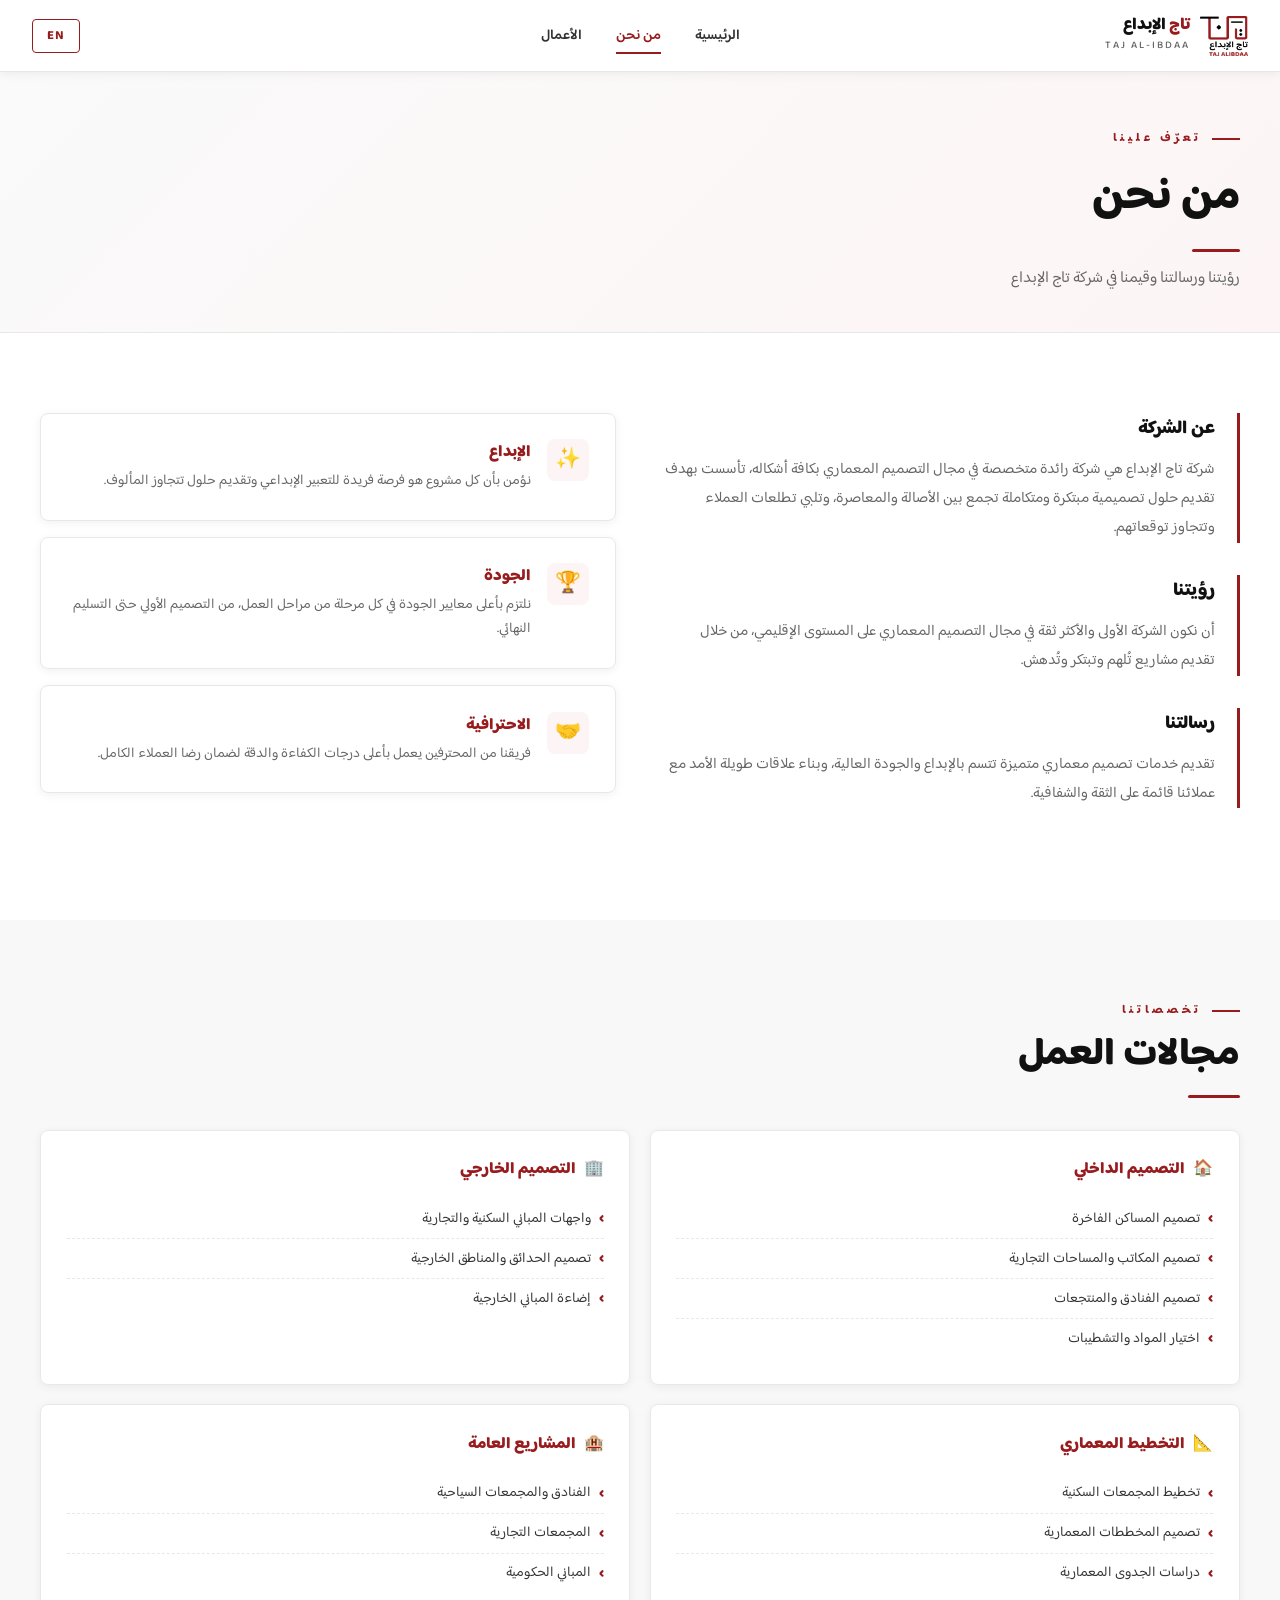
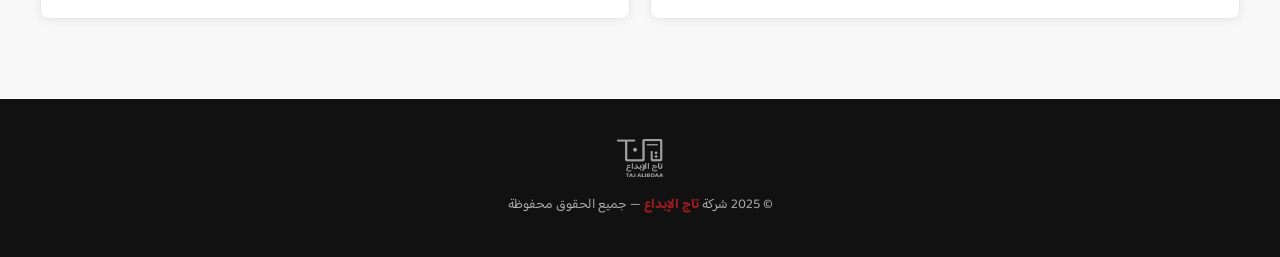
<file: about.html>
<!DOCTYPE html>
<html lang="ar" dir="rtl">
<head>
<meta charset="UTF-8"><meta name="viewport" content="width=device-width,initial-scale=1.0">
<title>من نحن | تاج الإبداع</title>
<link rel="stylesheet" href="style.css">
<link rel="icon" type="image/png" href="[data-uri]">
<style>
.about-grid{display:grid;grid-template-columns:1fr 1fr;gap:3rem;align-items:start}
.about-block{padding-right:1.4rem;border-right:3px solid var(--red);margin-bottom:2rem}
html[dir="ltr"] .about-block{padding-right:0;padding-left:1.4rem;border-right:none;border-left:3px solid var(--red)}
.about-block h3{font-size:1.15rem;font-weight:800;margin-bottom:0.7rem;text-transform:uppercase;color:var(--black)}
.about-block p{font-size:0.95rem;line-height:1.9;color:var(--gray-mid)}
.value-card{background:white;border:1px solid var(--gray-border);border-radius:8px;padding:1.6rem;margin-bottom:1rem;box-shadow:var(--shadow-sm);transition:var(--transition);display:flex;gap:1rem;align-items:flex-start}
.value-card:hover{box-shadow:var(--shadow-md);transform:translateX(-3px)}
html[dir="ltr"] .value-card:hover{transform:translateX(3px)}
.value-icon{width:42px;height:42px;background:var(--red-pale);border-radius:8px;display:flex;align-items:center;justify-content:center;font-size:1.3rem;flex-shrink:0}
.value-body h4{font-size:1rem;font-weight:800;color:var(--red);margin-bottom:4px}
.value-body p{font-size:0.88rem;line-height:1.7;color:var(--gray-mid)}
.srv-detail-grid{display:grid;grid-template-columns:repeat(2,1fr);gap:1.2rem;margin-top:2rem}
.sd-card{background:white;border:1px solid var(--gray-border);border-radius:8px;padding:1.6rem;box-shadow:var(--shadow-sm);transition:var(--transition)}
.sd-card:hover{box-shadow:var(--shadow-md);transform:translateY(-3px)}
.sd-card h3{font-size:1rem;font-weight:800;color:var(--red);margin-bottom:1rem;display:flex;align-items:center;gap:8px}
.sd-card ul{list-style:none;padding:0}
.sd-card li{padding:6px 0;border-bottom:1px dashed var(--gray-border);font-size:0.88rem;color:var(--gray-dark);display:flex;align-items:center;gap:8px}
.sd-card li:last-child{border-bottom:none}
.sd-card li::before{content:'›';color:var(--red);font-weight:800;font-size:1rem}
@media(max-width:900px){.about-grid,.srv-detail-grid{grid-template-columns:1fr}}
</style>
</head>
<body>
<nav>
  <div class="nav-inner">
    <a href="index.html" class="nav-logo">
      <img src="[data-uri]" alt="تاج الإبداع">
      <div>
        <div class="nav-logo-text"><span class="red">تاج</span> الإبداع</div>
        <span class="nav-logo-sub">TAJ AL-IBDAA</span>
      </div>
    </a>
    <ul class="nav-center" id="navLinks">
      <li><a href="index.html" data-ar="الرئيسية" data-en="Home">الرئيسية</a></li>
      <li><a href="about.html" class="active" data-ar="من نحن" data-en="About Us">من نحن</a></li>
      <li><a href="projects.html" data-ar="الأعمال" data-en="Projects">الأعمال</a></li>
    </ul>
    <div class="nav-right">
      <button class="lang-btn" onclick="toggleLang()" id="langBtn">EN</button>
      <div class="hamburger" onclick="toggleMenu()"><span></span><span></span><span></span></div>
    </div>
  </div>
</nav>

<div class="page-header">
  <div class="container">
    <div class="section-eyebrow anim-up" data-ar="تعرّف علينا" data-en="Get to Know Us">تعرّف علينا</div>
    <h1 class="anim-up d1" data-ar="من نحن" data-en="About Us">من نحن</h1>
    <div class="ph-line"></div>
    <p class="anim-up d2" data-ar="رؤيتنا ورسالتنا وقيمنا في شركة تاج الإبداع" data-en="Our vision, mission and values at TAJ AL-IBDAA">رؤيتنا ورسالتنا وقيمنا في شركة تاج الإبداع</p>
  </div>
</div>

<section class="section">
  <div class="container">
    <div class="about-grid">
      <div>
        <div class="about-block anim-up d1">
          <h3 data-ar="عن الشركة" data-en="About the Company">عن الشركة</h3>
          <p data-ar="شركة تاج الإبداع هي شركة رائدة متخصصة في مجال التصميم المعماري بكافة أشكاله، تأسست بهدف تقديم حلول تصميمية مبتكرة ومتكاملة تجمع بين الأصالة والمعاصرة، وتلبي تطلعات العملاء وتتجاوز توقعاتهم." data-en="TAJ AL-IBDAA is a leading company specializing in all forms of architectural design, founded to provide innovative and integrated design solutions that combine authenticity and modernity.">شركة تاج الإبداع هي شركة رائدة متخصصة في مجال التصميم المعماري بكافة أشكاله، تأسست بهدف تقديم حلول تصميمية مبتكرة ومتكاملة تجمع بين الأصالة والمعاصرة.</p>
        </div>
        <div class="about-block anim-up d2">
          <h3 data-ar="رؤيتنا" data-en="Our Vision">رؤيتنا</h3>
          <p data-ar="أن نكون الشركة الأولى والأكثر ثقة في مجال التصميم المعماري على المستوى الإقليمي، من خلال تقديم مشاريع تُلهم وتبتكر وتُدهش." data-en="To be the first and most trusted architectural design firm at the regional level, delivering projects that inspire, innovate and amaze.">أن نكون الشركة الأولى والأكثر ثقة في مجال التصميم المعماري على المستوى الإقليمي.</p>
        </div>
        <div class="about-block anim-up d3">
          <h3 data-ar="رسالتنا" data-en="Our Mission">رسالتنا</h3>
          <p data-ar="تقديم خدمات تصميم معماري متميزة تتسم بالإبداع والجودة العالية، وبناء علاقات طويلة الأمد مع عملائنا قائمة على الثقة والشفافية." data-en="Providing distinguished architectural design services characterized by creativity and high quality, building long-term client relationships based on trust and transparency.">تقديم خدمات تصميم معماري متميزة تتسم بالإبداع والجودة العالية، وبناء علاقات طويلة الأمد مع عملائنا.</p>
        </div>
      </div>
      <div>
        <div class="value-card anim-up d2"><div class="value-icon">✨</div><div class="value-body"><h4 data-ar="الإبداع" data-en="Creativity">الإبداع</h4><p data-ar="نؤمن بأن كل مشروع هو فرصة فريدة للتعبير الإبداعي وتقديم حلول تتجاوز المألوف." data-en="We believe every project is a unique opportunity for creative expression.">نؤمن بأن كل مشروع هو فرصة فريدة للتعبير الإبداعي وتقديم حلول تتجاوز المألوف.</p></div></div>
        <div class="value-card anim-up d3"><div class="value-icon">🏆</div><div class="value-body"><h4 data-ar="الجودة" data-en="Quality">الجودة</h4><p data-ar="نلتزم بأعلى معايير الجودة في كل مرحلة من مراحل العمل، من التصميم الأولي حتى التسليم النهائي." data-en="We commit to the highest quality standards at every stage, from initial design to final delivery.">نلتزم بأعلى معايير الجودة في كل مرحلة من مراحل العمل.</p></div></div>
        <div class="value-card anim-up d4"><div class="value-icon">🤝</div><div class="value-body"><h4 data-ar="الاحترافية" data-en="Professionalism">الاحترافية</h4><p data-ar="فريقنا من المحترفين يعمل بأعلى درجات الكفاءة والدقة لضمان رضا العملاء الكامل." data-en="Our professional team works with the highest efficiency and precision to ensure client satisfaction.">فريقنا من المحترفين يعمل بأعلى درجات الكفاءة والدقة لضمان رضا العملاء الكامل.</p></div></div>
      </div>
    </div>
  </div>
</section>

<section class="section" style="background:var(--gray-light)">
  <div class="container">
    <div class="section-eyebrow anim-up" data-ar="تخصصاتنا" data-en="Our Specialties">تخصصاتنا</div>
    <div class="section-title anim-up d1" data-ar="مجالات العمل" data-en="Fields of Work">مجالات العمل</div>
    <div class="divider-line"></div>
    <div class="srv-detail-grid">
      <div class="sd-card anim-up d2"><h3>🏠 <span data-ar="التصميم الداخلي" data-en="Interior Design">التصميم الداخلي</span></h3><ul><li data-ar="تصميم المساكن الفاخرة" data-en="Luxury residential design">تصميم المساكن الفاخرة</li><li data-ar="تصميم المكاتب والمساحات التجارية" data-en="Office & commercial spaces">تصميم المكاتب والمساحات التجارية</li><li data-ar="تصميم الفنادق والمنتجعات" data-en="Hotels & resorts">تصميم الفنادق والمنتجعات</li><li data-ar="اختيار المواد والتشطيبات" data-en="Materials & finishes">اختيار المواد والتشطيبات</li></ul></div>
      <div class="sd-card anim-up d3"><h3>🏢 <span data-ar="التصميم الخارجي" data-en="Exterior Design">التصميم الخارجي</span></h3><ul><li data-ar="واجهات المباني السكنية والتجارية" data-en="Residential & commercial facades">واجهات المباني</li><li data-ar="تصميم الحدائق والمناطق الخارجية" data-en="Gardens & outdoor areas">الحدائق والمناطق الخارجية</li><li data-ar="إضاءة المباني الخارجية" data-en="Exterior lighting">إضاءة المباني الخارجية</li></ul></div>
      <div class="sd-card anim-up d4"><h3>📐 <span data-ar="التخطيط المعماري" data-en="Architectural Planning">التخطيط المعماري</span></h3><ul><li data-ar="تخطيط المجمعات السكنية" data-en="Residential complex planning">تخطيط المجمعات السكنية</li><li data-ar="تصميم المخططات المعمارية" data-en="Blueprint design">تصميم المخططات المعمارية</li><li data-ar="دراسات الجدوى المعمارية" data-en="Architectural feasibility studies">دراسات الجدوى المعمارية</li></ul></div>
      <div class="sd-card anim-up d5"><h3>🏨 <span data-ar="المشاريع العامة" data-en="General Projects">المشاريع العامة</span></h3><ul><li data-ar="الفنادق والمجمعات السياحية" data-en="Hotels & tourist complexes">الفنادق والمجمعات السياحية</li><li data-ar="المجمعات التجارية" data-en="Commercial complexes">المجمعات التجارية</li><li data-ar="المباني الحكومية" data-en="Government buildings">المباني الحكومية</li></ul></div>
    </div>
  </div>
</section>

<footer><div class="footer-inner"><div class="footer-logo"><img src="[data-uri]" alt="تاج الإبداع"></div><p>© 2025 شركة <span>تاج الإبداع</span> — جميع الحقوق محفوظة</p></div></footer>

<script>
let lang = localStorage.getItem('taj_lang') || 'ar';
function applyLang() { document.documentElement.lang=lang; document.documentElement.dir=lang==='ar'?'rtl':'ltr'; document.getElementById('langBtn').textContent=lang==='ar'?'EN':'ع'; document.querySelectorAll('[data-ar]').forEach(el=>{ el.innerHTML=lang==='ar'?el.dataset.ar:el.dataset.en; }); }
window.toggleLang = () => { lang=lang==='ar'?'en':'ar'; localStorage.setItem('taj_lang',lang); applyLang(); };
window.toggleMenu = () => document.getElementById('navLinks').classList.toggle('open');
applyLang();
const obs = new IntersectionObserver(e=>e.forEach(x=>{if(x.isIntersecting){x.target.style.animationPlayState='running'}}),{threshold:0.1});
document.querySelectorAll('.anim-up,.anim-in').forEach(el=>{el.style.animationPlayState='paused';obs.observe(el);});
</script>
</body>
</html>
</file>
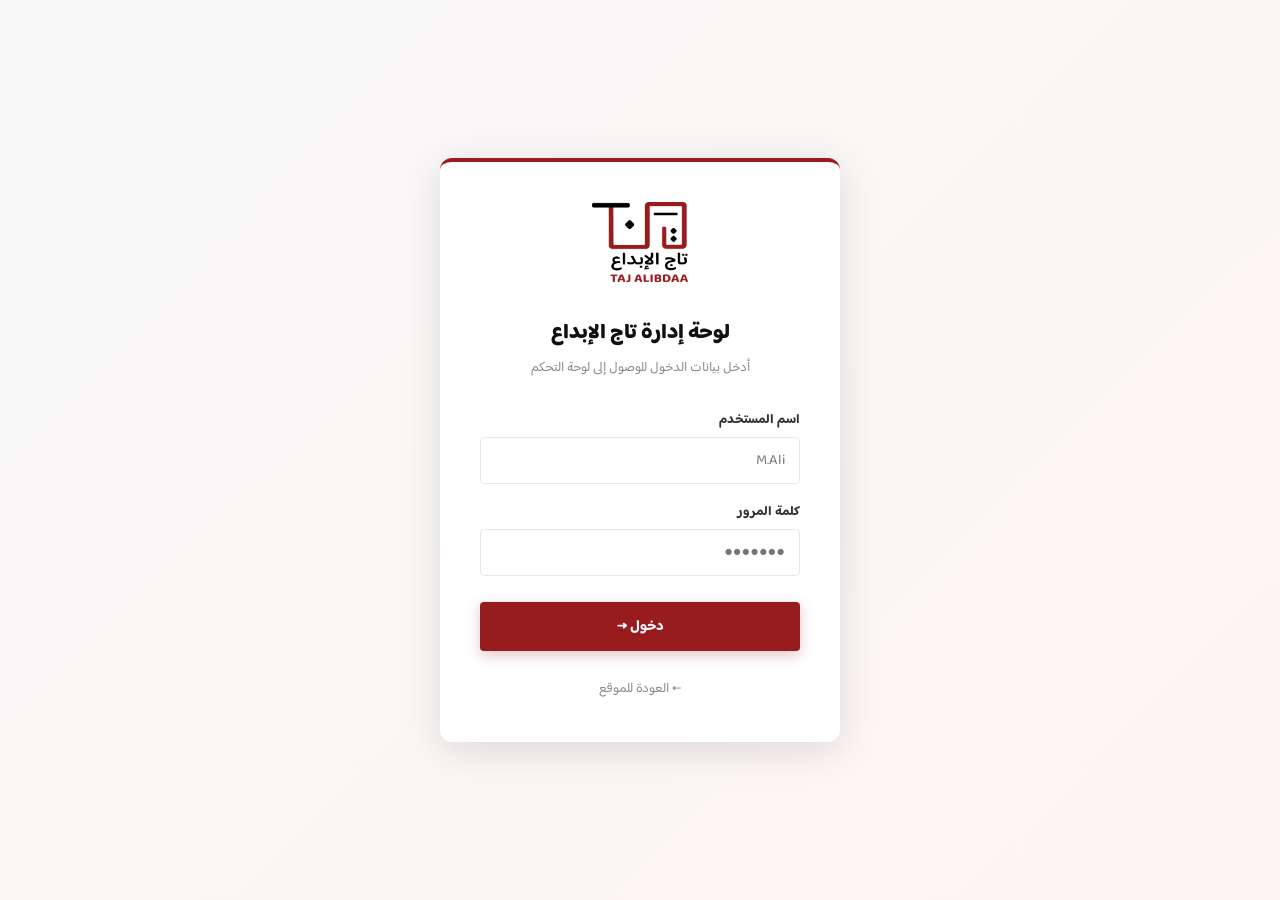
<file: admin.html>
<!DOCTYPE html>
<html lang="ar" dir="rtl">
<head>
<meta charset="UTF-8">
<meta name="viewport" content="width=device-width,initial-scale=1.0">
<title>دخول الإدارة | تاج الإبداع</title>
<link rel="stylesheet" href="style.css">
<link rel="icon" type="image/png" href="[data-uri]">
<style>
body{background:linear-gradient(135deg,#f8f8f8,#fdf5f5);min-height:100vh;display:flex;align-items:center;justify-content:center}
.login-card{background:white;border-radius:12px;box-shadow:0 8px 40px rgba(0,0,0,0.12);padding:2.5rem;max-width:400px;width:100%;border-top:4px solid #981B1E;animation:scaleIn .35s ease}
.login-logo{text-align:center;margin-bottom:1.5rem}
.login-logo img{height:80px;object-fit:contain}
.login-title{font-size:1.3rem;font-weight:800;text-align:center;color:#111;margin-bottom:.3rem}
.login-sub{text-align:center;color:#888;font-size:.85rem;margin-bottom:1.8rem}
.err-box{background:#fee2e2;border:1px solid #fca5a5;border-radius:6px;padding:10px 14px;font-size:.85rem;font-weight:700;color:#991b1b;margin-bottom:1rem;display:none;text-align:center}
.ok-box{background:#d1fae5;border:1px solid #6ee7b7;border-radius:6px;padding:10px 14px;font-size:.85rem;font-weight:700;color:#065f46;margin-bottom:1rem;display:none;text-align:center}
</style>
</head>
<body>
<div class="login-card">
  <div class="login-logo">
    <img src="[data-uri]" alt="تاج الإبداع">
  </div>
  <div class="login-title">لوحة إدارة تاج الإبداع</div>
  <div class="login-sub">أدخل بيانات الدخول للوصول إلى لوحة التحكم</div>
  <div class="err-box" id="errBox"></div>
  <div class="ok-box"  id="okBox"></div>
  <div class="form-group">
    <label class="form-label">اسم المستخدم</label>
    <input class="form-input" id="uname" placeholder="M.Ali" autocomplete="username"
      onkeydown="if(event.key==='Enter') document.getElementById('upass').focus()">
  </div>
  <div class="form-group">
    <label class="form-label">كلمة المرور</label>
    <input type="password" class="form-input" id="upass" placeholder="●●●●●●●"
      autocomplete="current-password" onkeydown="if(event.key==='Enter') doLogin()">
  </div>
  <button class="btn btn-primary" style="width:100%;justify-content:center;margin-top:.5rem" onclick="doLogin()">
    دخول →
  </button>
  <div style="text-align:center;margin-top:1.5rem">
    <a href="index.html" style="color:#888;font-size:.85rem;text-decoration:none">← العودة للموقع</a>
  </div>
</div>
<script>
if(sessionStorage.getItem('taj_admin')==='1') window.location.href='admin-dashboard.html';
const USERS = {
  'M.Ali':          {name:'علي محمد',         initials:'MA'},
  'E-Abdullah':     {name:'عبدالله علي',       initials:'EA'},
  'F-Abdulrahman':  {name:'عبدالرحمن علي',    initials:'FA'}
};
const PASS = 'Taj1985';
function doLogin(){
  const u = document.getElementById('uname').value.trim();
  const p = document.getElementById('upass').value;
  const err = document.getElementById('errBox');
  const ok  = document.getElementById('okBox');
  err.style.display='none';
  if(!u){ err.textContent='الرجاء إدخال اسم المستخدم'; err.style.display='block'; return; }
  if(!USERS[u]){ err.textContent='اسم المستخدم غير موجود في النظام'; err.style.display='block'; return; }
  if(p!==PASS){ err.textContent='كلمة المرور غير صحيحة'; err.style.display='block'; document.getElementById('upass').value=''; return; }
  const usr = USERS[u];
  sessionStorage.setItem('taj_admin','1');
  sessionStorage.setItem('taj_user', u);
  sessionStorage.setItem('taj_name', usr.name);
  sessionStorage.setItem('taj_initials', usr.initials);
  // سجل الدخول
  const logs = JSON.parse(localStorage.getItem('taj_login_logs')||'[]');
  logs.unshift({user:u, name:usr.name, time:new Date().toISOString()});
  if(logs.length>200) logs.splice(200);
  localStorage.setItem('taj_login_logs', JSON.stringify(logs));
  ok.textContent='مرحباً ' + usr.name + '! جاري التحويل...';
  ok.style.display='block';
  setTimeout(()=>window.location.href='admin-dashboard.html', 800);
}
</script>
</body>
</html>
</file>
<file: style.css>
@import url('https://fonts.googleapis.com/css2?family=Baloo+Bhaijaan+2:wght@400;500;600;700;800&display=swap');

:root {
  --red: #981B1E;
  --red-dark: #6B1214;
  --red-light: #c02428;
  --red-pale: #fdf5f5;
  --black: #111111;
  --white: #FFFFFF;
  --gray-dark: #333333;
  --gray-mid: #666666;
  --gray-light: #f8f8f8;
  --gray-border: #e8e8e8;
  --font: 'Baloo Bhaijaan 2', sans-serif;
  --shadow-sm: 0 2px 10px rgba(0,0,0,0.06);
  --shadow-md: 0 6px 24px rgba(0,0,0,0.10);
  --shadow-lg: 0 12px 48px rgba(0,0,0,0.14);
  --transition: all 0.35s cubic-bezier(0.4,0,0.2,1);
}

*, *::before, *::after { margin:0; padding:0; box-sizing:border-box; }
html, body { font-family:var(--font); color:var(--black); background:var(--white); overflow-x:hidden; }
html[dir="rtl"] body { direction:rtl; }

/* ANIMATIONS */
@keyframes fadeInUp { from{opacity:0;transform:translateY(28px)} to{opacity:1;transform:translateY(0)} }
@keyframes fadeIn   { from{opacity:0} to{opacity:1} }
@keyframes scaleIn  { from{opacity:0;transform:scale(0.94)} to{opacity:1;transform:scale(1)} }
@keyframes lineGrow { from{width:0} to{width:52px} }
@keyframes float    { 0%,100%{transform:translateY(0)} 50%{transform:translateY(-10px)} }

.anim-up  { animation:fadeInUp 0.7s ease both; }
.anim-in  { animation:fadeIn 0.6s ease both; }
.d1{animation-delay:.1s} .d2{animation-delay:.2s} .d3{animation-delay:.3s}
.d4{animation-delay:.4s} .d5{animation-delay:.5s} .d6{animation-delay:.6s}

/* NAV */
nav {
  background:rgba(255,255,255,0.97);
  backdrop-filter:blur(16px);
  border-bottom:1px solid var(--gray-border);
  height:72px;
  position:sticky; top:0; z-index:1000;
  box-shadow:var(--shadow-sm);
  transition:var(--transition);
}
.nav-inner {
  max-width:1280px; margin:0 auto;
  height:100%; padding:0 2rem;
  display:grid;
  grid-template-columns:1fr auto 1fr;
  align-items:center;
  gap:1rem;
}
.nav-logo { display:flex; align-items:center; gap:10px; text-decoration:none; }
.nav-logo img { height:40px; width:auto; }
.nav-logo-text { font-size:1.05rem; font-weight:800; color:var(--black); line-height:1.2; }
.nav-logo-text .red { color:var(--red); }
.nav-logo-sub { font-size:0.65rem; color:var(--gray-mid); letter-spacing:2px; display:block; font-weight:500; }
.nav-center { display:flex; align-items:center; gap:2px; list-style:none; justify-content:center; }
.nav-center a {
  color:var(--gray-dark); text-decoration:none;
  font-size:0.88rem; font-weight:600;
  padding:6px 16px; border-radius:4px;
  position:relative; transition:var(--transition);
}
.nav-center a::after {
  content:''; position:absolute; bottom:0; left:16px; right:16px;
  height:2px; background:var(--red);
  transform:scaleX(0); transition:transform 0.3s ease; transform-origin:center;
}
.nav-center a:hover { color:var(--red); }
.nav-center a:hover::after, .nav-center a.active::after { transform:scaleX(1); }
.nav-center a.active { color:var(--red); }
.nav-right { display:flex; align-items:center; gap:10px; justify-content:flex-end; }
.lang-btn {
  background:transparent; color:var(--red);
  border:1.5px solid var(--red); border-radius:4px;
  padding:5px 14px; font-weight:700; cursor:pointer;
  font-family:var(--font); font-size:0.8rem;
  letter-spacing:1px; transition:var(--transition);
}
.lang-btn:hover { background:var(--red); color:white; }
.hamburger { display:none; flex-direction:column; gap:5px; cursor:pointer; }
.hamburger span { width:22px; height:2px; background:var(--black); display:block; transition:var(--transition); border-radius:2px; }

/* BUTTONS */
.btn { display:inline-flex; align-items:center; gap:8px; padding:12px 28px; font-family:var(--font); font-weight:700; font-size:0.9rem; border-radius:4px; cursor:pointer; text-decoration:none; transition:var(--transition); border:none; }
.btn-primary { background:var(--red); color:white; box-shadow:0 4px 14px rgba(152,27,30,0.25); }
.btn-primary:hover { background:var(--red-dark); transform:translateY(-2px); box-shadow:0 8px 22px rgba(152,27,30,0.35); }
.btn-outline { background:transparent; color:var(--red); border:1.5px solid var(--red); }
.btn-outline:hover { background:var(--red); color:white; transform:translateY(-2px); }
.btn-white { background:white; color:var(--red); box-shadow:var(--shadow-sm); }
.btn-white:hover { box-shadow:var(--shadow-md); transform:translateY(-2px); }
.btn-sm { padding:7px 18px; font-size:0.8rem; }
.btn-ghost { background:transparent; color:var(--gray-dark); border:1.5px solid var(--gray-border); }
.btn-ghost:hover { border-color:var(--red); color:var(--red); }

/* FORM */
.form-input { width:100%; border:1.5px solid var(--gray-border); border-radius:4px; padding:10px 14px; font-family:var(--font); font-size:0.9rem; color:var(--black); background:white; transition:var(--transition); outline:none; }
.form-input:focus { border-color:var(--red); box-shadow:0 0 0 3px rgba(152,27,30,0.08); }
.form-select { width:100%; border:1.5px solid var(--gray-border); border-radius:4px; padding:10px 14px; font-family:var(--font); font-size:0.9rem; background:white; cursor:pointer; outline:none; transition:var(--transition); }
.form-select:focus { border-color:var(--red); }
.form-label { display:block; font-weight:700; font-size:0.82rem; margin-bottom:6px; color:var(--gray-dark); }
.form-group { margin-bottom:1.1rem; }

/* CARDS */
.card { background:white; border:1px solid var(--gray-border); border-radius:6px; padding:1.6rem; box-shadow:var(--shadow-sm); transition:var(--transition); }
.card:hover { box-shadow:var(--shadow-md); transform:translateY(-3px); }
.card-accent { border-top:3px solid var(--red); }

/* SECTION */
.section { padding:5rem 2rem; }
.container { max-width:1200px; margin:0 auto; }
.section-eyebrow { font-size:0.75rem; font-weight:700; letter-spacing:4px; text-transform:uppercase; color:var(--red); margin-bottom:0.7rem; display:flex; align-items:center; gap:10px; }
.section-eyebrow::before { content:''; width:28px; height:2px; background:var(--red); flex-shrink:0; }
.section-title { font-size:clamp(1.8rem,3vw,2.6rem); font-weight:800; color:var(--black); line-height:1.2; margin-bottom:0.8rem; }
.section-desc { font-size:0.98rem; color:var(--gray-mid); line-height:1.9; max-width:580px; }
.divider-line { width:52px; height:3px; background:var(--red); margin:1rem 0 1.8rem; border-radius:2px; animation:lineGrow 0.8s ease forwards; }

/* PAGE HEADER */
.page-header { background:linear-gradient(135deg,#fafafa 0%,var(--red-pale) 100%); border-bottom:1px solid var(--gray-border); padding:3.5rem 2rem 2.5rem; }
.page-header h1 { font-size:clamp(1.8rem,4vw,2.8rem); font-weight:800; color:var(--black); margin-bottom:0.4rem; }
.page-header p { color:var(--gray-mid); font-size:1rem; }
.ph-line { width:48px; height:3px; background:var(--red); margin:0.8rem 0; border-radius:2px; }

/* TABLE */
.table-wrap { overflow-x:auto; border:1px solid var(--gray-border); border-radius:6px; box-shadow:var(--shadow-sm); background:white; }
.data-table { width:100%; border-collapse:collapse; }
.data-table th { background:var(--black); color:white; padding:12px 16px; text-align:right; font-size:0.82rem; font-weight:700; white-space:nowrap; }
html[dir="ltr"] .data-table th { text-align:left; }
.data-table td { padding:11px 16px; border-bottom:1px solid var(--gray-border); vertical-align:middle; font-size:0.88rem; }
.data-table tr:last-child td { border-bottom:none; }
.data-table tr:hover td { background:var(--red-pale); }

/* BADGE */
.badge { display:inline-block; padding:3px 10px; border-radius:12px; font-size:0.72rem; font-weight:700; }
.badge-success { background:#d1fae5; color:#065f46; }
.badge-warning { background:#fef3c7; color:#92400e; }
.badge-danger  { background:#fee2e2; color:#991b1b; }
.badge-info    { background:#dbeafe; color:#1e40af; }
.badge-gray    { background:#f3f4f6; color:#374151; }

/* MODAL */
.modal-overlay { display:none; position:fixed; inset:0; background:rgba(0,0,0,0.45); backdrop-filter:blur(6px); z-index:9999; align-items:center; justify-content:center; padding:1rem; }
.modal-overlay.active { display:flex; animation:fadeIn 0.2s ease; }
.modal-box { background:white; border-radius:8px; box-shadow:var(--shadow-lg); max-width:600px; width:100%; max-height:92vh; overflow-y:auto; padding:2rem; animation:scaleIn 0.25s ease; }
.modal-header { display:flex; justify-content:space-between; align-items:center; margin-bottom:1.5rem; padding-bottom:1rem; border-bottom:1px solid var(--gray-border); }
.modal-header h3 { font-size:1.15rem; font-weight:800; }
.modal-close { background:none; border:1.5px solid var(--gray-border); border-radius:4px; width:32px; height:32px; cursor:pointer; font-size:1rem; color:var(--gray-mid); transition:var(--transition); }
.modal-close:hover { background:var(--red); color:white; border-color:var(--red); }

/* TOAST */
.toast { position:fixed; bottom:2rem; left:50%; transform:translateX(-50%); background:var(--black); color:white; padding:12px 24px; border-radius:6px; font-weight:700; font-size:0.88rem; z-index:99999; opacity:0; transition:opacity 0.3s; pointer-events:none; box-shadow:var(--shadow-md); }
.toast.show { opacity:1; }
.toast.ok  { background:#065f46; }
.toast.err { background:var(--red); }

/* PROGRESS */
.progress-wrap { background:#f0f0f0; border-radius:20px; height:7px; overflow:hidden; }
.progress-fill { background:linear-gradient(90deg,var(--red),var(--red-light)); height:100%; border-radius:20px; transition:width 0.8s ease; }

/* ACTION BTN */
.action-btns { display:flex; gap:5px; flex-wrap:wrap; }
.action-btn { padding:4px 12px; border-radius:4px; border:1px solid var(--gray-border); background:white; cursor:pointer; font-family:var(--font); font-size:0.76rem; font-weight:700; transition:var(--transition); color:var(--gray-dark); }
.action-btn:hover { background:var(--black); color:white; border-color:var(--black); }
.action-btn.danger:hover { background:var(--red); border-color:var(--red); color:white; }

/* FOOTER */
footer { background:var(--black); color:rgba(255,255,255,0.65); padding:2.5rem 2rem; text-align:center; font-size:0.86rem; }
footer span { color:var(--red); font-weight:700; }
.footer-inner { max-width:1200px; margin:0 auto; }
.footer-logo { display:flex; align-items:center; gap:10px; justify-content:center; margin-bottom:1rem; }
.footer-logo img { height:38px; filter:brightness(0) invert(1); opacity:0.6; }

/* SIDEBAR (admin) */
.sidebar { background:var(--black); position:sticky; top:72px; height:calc(100vh - 72px); overflow-y:auto; }
.sb-section { border-bottom:1px solid #222; padding:0.8rem 0; }
.sb-title { color:var(--red); font-size:0.68rem; font-weight:700; letter-spacing:3px; text-transform:uppercase; padding:0 1.2rem 6px; }
.sb-link { display:flex; align-items:center; gap:9px; padding:9px 1.2rem; color:#999; text-decoration:none; font-size:0.86rem; font-weight:600; transition:var(--transition); border:none; background:none; width:100%; cursor:pointer; font-family:var(--font); }
.sb-link:hover,.sb-link.active { background:rgba(152,27,30,0.15); color:white; border-right:3px solid var(--red); }
html[dir="ltr"] .sb-link:hover, html[dir="ltr"] .sb-link.active { border-right:none; border-left:3px solid var(--red); }
.sb-link .ic { font-size:1rem; min-width:18px; text-align:center; }

/* PANELS */
.panel { display:none; } .panel.active { display:block; animation:fadeInUp 0.35s ease both; }
.sec-header { display:flex; justify-content:space-between; align-items:center; margin-bottom:1.2rem; flex-wrap:wrap; gap:0.8rem; }
.filter-row { display:flex; gap:0.6rem; flex-wrap:wrap; margin-bottom:1rem; align-items:center; }
.filter-row .form-input, .filter-row .form-select { width:auto; flex:1; min-width:140px; font-size:0.85rem; padding:8px 12px; }

/* IMAGE UPLOAD PREVIEW */
.img-preview { width:100%; max-height:180px; object-fit:cover; border-radius:4px; border:1px solid var(--gray-border); margin-top:8px; display:none; }
.img-preview.show { display:block; }
.upload-area { border:2px dashed var(--gray-border); border-radius:6px; padding:1.5rem; text-align:center; cursor:pointer; transition:var(--transition); }
.upload-area:hover { border-color:var(--red); background:var(--red-pale); }
.upload-area input { display:none; }

/* STAT CARD */
.stat-card { background:white; border:1px solid var(--gray-border); border-radius:6px; padding:1.4rem 1.6rem; box-shadow:var(--shadow-sm); position:relative; overflow:hidden; }
.stat-card::before { content:''; position:absolute; top:0; right:0; width:4px; height:100%; background:var(--red); }
html[dir="ltr"] .stat-card::before { right:auto; left:0; }
.stat-card .st-num { font-size:2.2rem; font-weight:800; color:var(--red); line-height:1; }
.stat-card .st-lbl { font-size:0.82rem; color:var(--gray-mid); font-weight:600; margin-top:4px; }

/* RESPONSIVE */
@media (max-width:1024px) { .nav-inner { grid-template-columns:auto 1fr auto; } .nav-center { gap:0; } .nav-center a { padding:6px 10px; font-size:0.82rem; } }
@media (max-width:900px) {
  .hamburger { display:flex; }
  .nav-inner { grid-template-columns:1fr auto; }
  .nav-center { display:none; position:absolute; top:72px; left:0; right:0; background:white; flex-direction:column; border-bottom:1px solid var(--gray-border); box-shadow:var(--shadow-md); padding:0.8rem 0; }
  .nav-center.open { display:flex; animation:fadeIn 0.2s ease; }
  .nav-center a { padding:11px 1.5rem; border-radius:0; }
  .nav-center a::after { display:none; }
  .section { padding:3.5rem 1.5rem; }
  .sidebar { position:static; height:auto; }
}
@media (max-width:600px) { .section { padding:2.5rem 1rem; } nav { padding:0; } .modal-box { padding:1.4rem; } }
</file>
